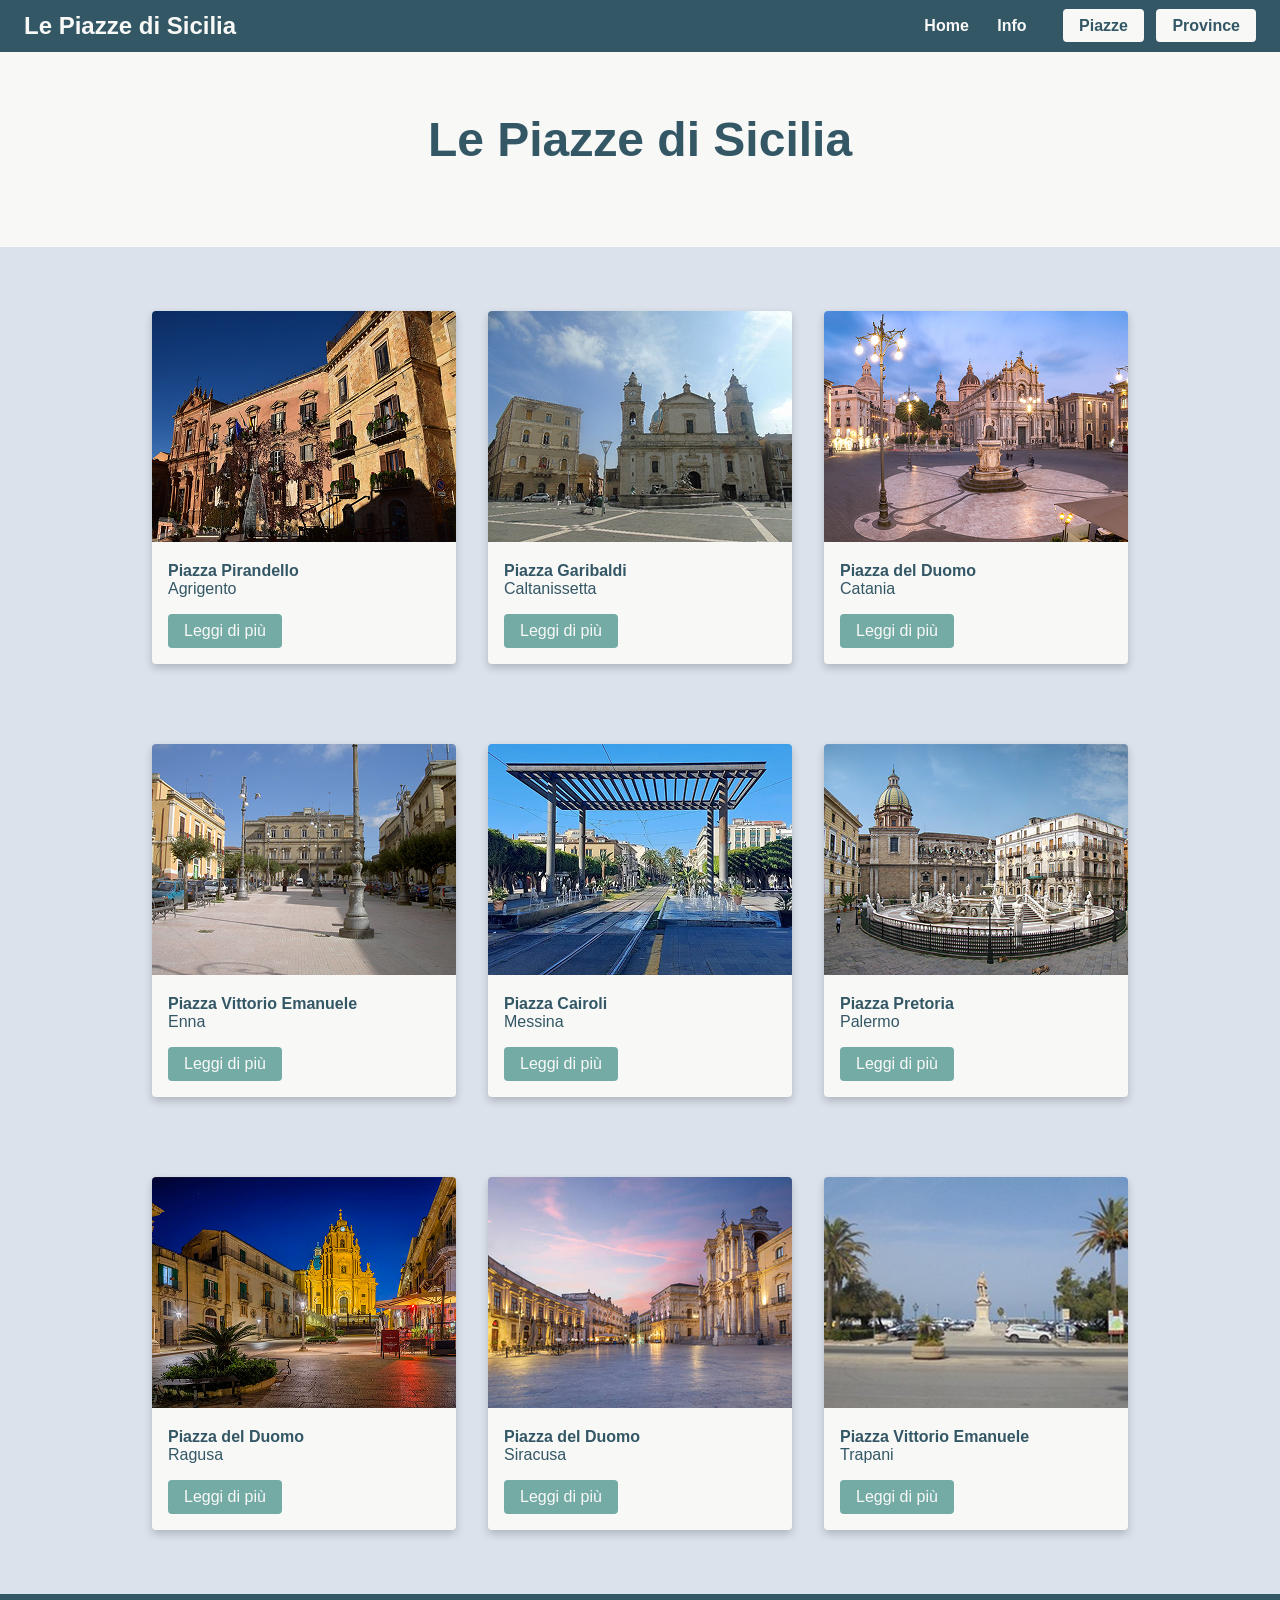
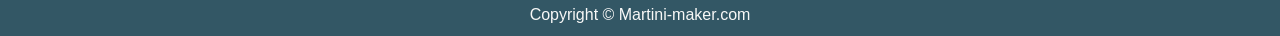
<file: index.html>
<!DOCTYPE html>
<html lang="en">
<head>
    <meta charset="UTF-8">
    <meta name="viewport" content="width=device-width, initial-scale=1.0">
    <title>Home Page | Le Piazze di Sicilia</title>
    <link rel="stylesheet" href="style.css">
</head>
<body>
    <nav class="navbar">
        <div class="navdiv">
            <div class="logo">Le Piazze di Sicilia</div>
            <ul>
                <li><a href="#">Home</a></li>
                <li><a href="#">Info</a></li>
                <a href="#" class="btn">Piazze</a>
                <a href="#" class="btn">Province</a>
            </ul>
        </div>
    </nav>
    <div class="header">
        <h1>Le Piazze di Sicilia</h1>
    </div>
    <div class="card-container">
       <div class="card">
        <img src="img/piazza 1.png">
          <div class="card-content">
            <h4>Piazza Pirandello</h4>
            <p>Agrigento</p>
            <a href="#" class="btn">Leggi di più</a>
          </div>
       </div>
       <div class="card">
        <img src="img/piazza 2.png">
          <div class="card-content">
            <h4>Piazza Garibaldi</h4>
            <p>Caltanissetta</p>
            <a href="piazza_garibaldi.html" class="btn">Leggi di più</a>
          </div>
       </div>
       <div class="card">
        <img src="img/piazza 3.png">
          <div class="card-content">
            <h4>Piazza del Duomo</h4>
            <p>Catania</p>
            <a href="#" class="btn">Leggi di più</a>
          </div>
       </div>
       <div class="card">
        <img src="img/piazza 4.png">
          <div class="card-content">
            <h4>Piazza Vittorio Emanuele</h4>
            <p>Enna</p>
            <a href="#" class="btn">Leggi di più</a>
          </div>
       </div>
       <div class="card">
        <img src="img/piazza 5.png">
          <div class="card-content">
            <h4>Piazza Cairoli</h4>
            <p>Messina</p>
            <a href="#" class="btn">Leggi di più</a>
          </div>
       </div>
       <div class="card">
        <img src="img/piazza 6.png">
          <div class="card-content">
            <h4>Piazza Pretoria</h4>
            <p>Palermo</p>
            <a href="#" class="btn">Leggi di più</a>
          </div>
       </div>
       <div class="card">
        <img src="img/piazza 7.png">
          <div class="card-content">
            <h4>Piazza del Duomo</h4>
            <p>Ragusa</p>
            <a href="#" class="btn">Leggi di più</a>
          </div>
       </div>
       <div class="card">
        <img src="img/piazza 8.png">
          <div class="card-content">
            <h4>Piazza del Duomo</h4>
            <p>Siracusa</p>
            <a href="#" class="btn">Leggi di più</a>
          </div>
       </div>
       <div class="card">
        <img src="img/piazza 9.png">
          <div class="card-content">
            <h4>Piazza Vittorio Emanuele</h4>
            <p>Trapani</p>
            <a href="#" class="btn">Leggi di più</a>
          </div>
       </div>
    </div>
    <footer>
        <p class="text-center">Copyright &copy; Martini-maker.com</p>
    </footer>
</body>
</html>
</file>
<file: style.css>
.navbar{
    background-color: #335765;
    font-family: Arial, Helvetica, sans-serif;
    padding-right: 24px;
    padding-left: 24px;
    padding-top: 12px;
    padding-bottom: 12px;
    position: fixed;
    left: 0;
    right: 0;
}

body{
    background-color: #DBE2EC;
}

.navdiv{
    display: flex;
    align-items: center;
    justify-content: space-between;

}

*{
    text-decoration: none;
    margin: 0px;
    padding: 0px;
}

.logo{
    font-size: 24px;
    font-weight: bold;
    color: #F8F8F7;
}

li{
    list-style: none;
    display: inline-block;
    margin-right: 24px;
}

li a{
    font-size: 16px;
    color: #F8F8F7;
    font-weight: bold;
}

li a:hover{
    color: #FEEBA8;
}

ul .btn{
    background-color: #F8F8F7;
    margin-left: 8px;
    border-radius: 4px;
    padding: 8px 16px;
    width: fit-content;
    font-size: 16px;
    color: #335765;
    font-weight: bold;
}

ul .btn:hover{
    background-color: #FEEBA8;
}

.header{
    padding: 80px;
    padding-top: 112px;
    text-align: center;
    background-color: #F8F8F7;
}

.header h1{
    color: #335765;
    font-family: Arial, Helvetica, sans-serif;
    font-size: 48px;
}

.card-container{
    display: flex;
    justify-content: center;
    flex-wrap: wrap;
    margin-right: 48px;
    margin-left: 48px;
    margin-top: 48px;
    margin-bottom: 48px;
    row-gap: 48px;
}

.card{
    background-color: #F8F8F7;
    box-shadow: 0 4px 8px 0 rgba(0,0,0,0.2);
    transition: 0.3s;
    width: fit-content;
    overflow: hidden;
    margin: 16px;
    border-radius: 4px;
    font-family: Arial, Helvetica, sans-serif;
    color: #335765;
}

.card:hover{
    box-shadow: 0 8px 16px 0 rgba(0,0,0,0.2);
}

.card-content{
  padding: 16px;
}

.card-content .btn{
    display: inline-block;
    padding: 8px 16px;
    background-color: #74ABA4;
    border-radius: 4px;
    margin-top: 16px;
    text-decoration: none;
    color: #F8F8F7;
}

.card-content .btn:hover{
    background-color: #335765;
}

footer{
    background-color: #335765;
    font-family: Arial, Helvetica, sans-serif;
    padding-right: 24px;
    padding-left: 24px;
    padding-top: 12px;
    padding-bottom: 12px;
}

.text-center{
    text-align: center;
    font-family: Arial, Helvetica, sans-serif;
    color: #F8F8F7;
}
</file>
